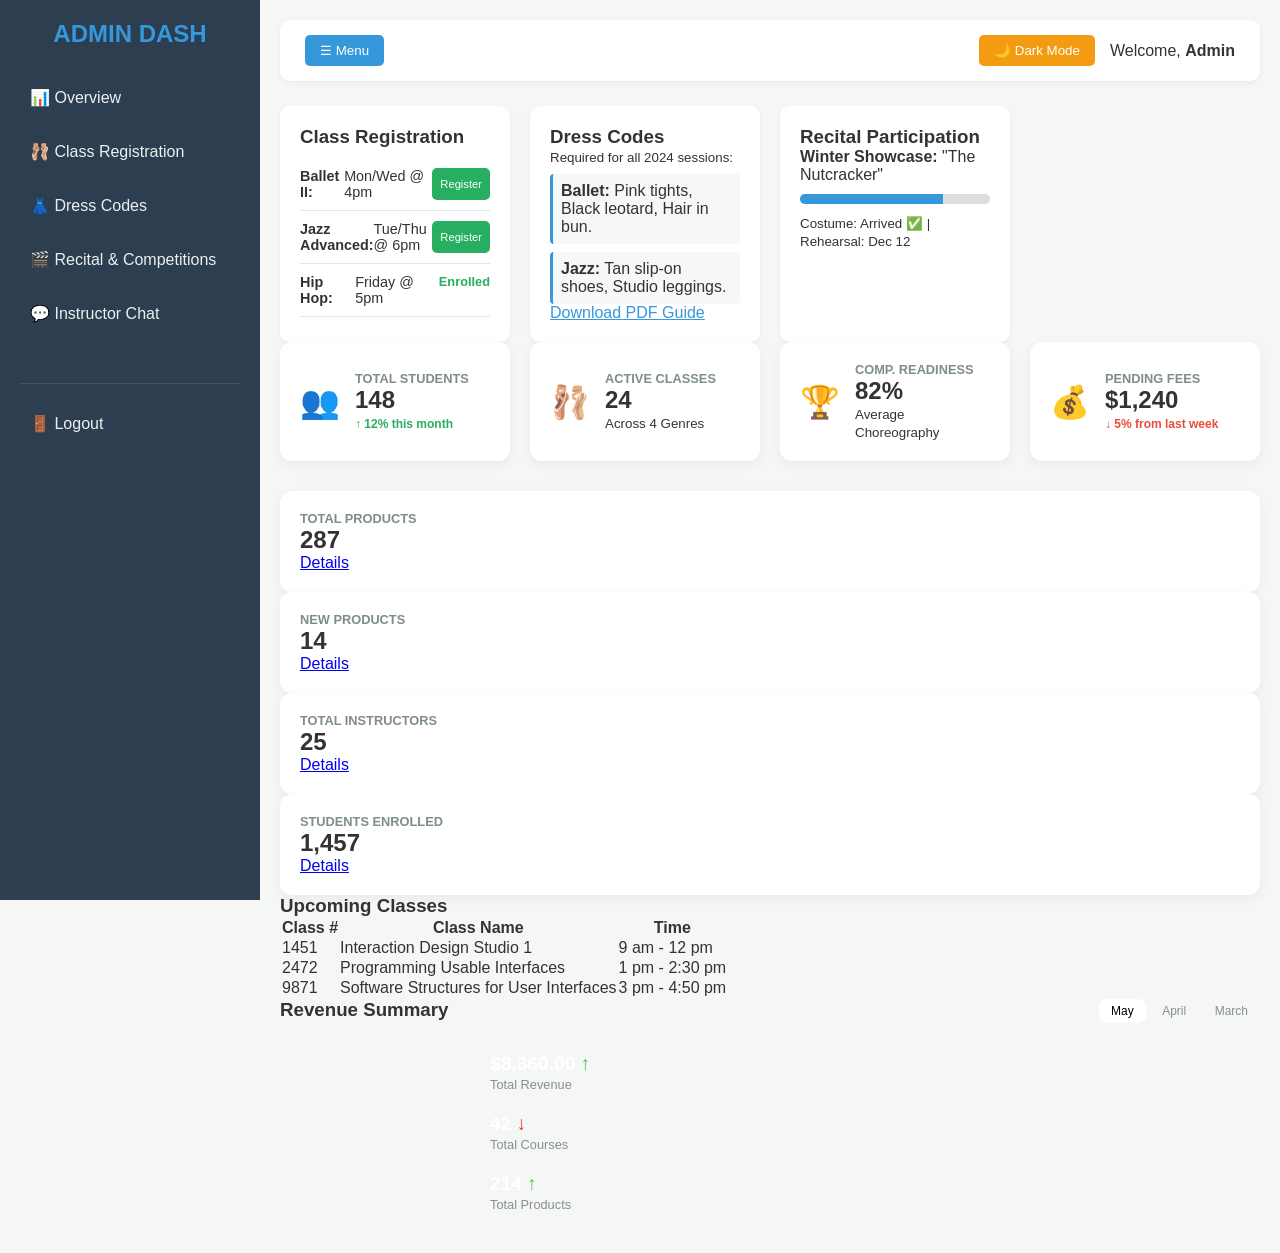
<file: dashboard.html>
<!DOCTYPE html>
<html lang="en">
<head>
    <meta charset="UTF-8">
    <meta name="viewport" content="width=device-width, initial-scale=1.0">
    <title>Pro Admin Dashboard</title>
    <link rel="stylesheet" href="admin.css">
</head>
<body>

    <aside id="sidebar">
        <div class="logo">ADMIN DASH</div>
        <nav>
    <ul>
        <li><a href="#">📊 Overview</a></li>
        <li><a href="#classes">🩰 Class Registration</a></li>
        <li><a href="#dress-code">👗 Dress Codes</a></li>
        <li><a href="#recital">🎬 Recital & Competitions</a></li>
        <li><a href="#">💬 Instructor Chat</a></li>
        <li class="logout"><a href="#">🚪 Logout</a></li>
    </ul>
</nav>

    </aside>

    <main id="main-content">
        <header>
            <button id="menu-toggle">☰ Menu</button>
            <div class="controls">
                <button id="theme-toggle">🌙 Dark Mode</button>
                <span>Welcome, <strong>Admin</strong></span>
            </div>
        </header>

        <!-- Dance Studio Specific Sections -->
<section class="dashboard-grid" style="margin-top: 20px;">
    
    <!-- Class Registration -->
    <div class="card" id="classes">
        <h3>Class Registration</h3>
        <ul class="dance-list">
            <li><strong>Ballet II:</strong> Mon/Wed @ 4pm <button class="btn-sm">Register</button></li>
            <li><strong>Jazz Advanced:</strong> Tue/Thu @ 6pm <button class="btn-sm">Register</button></li>
            <li><strong>Hip Hop:</strong> Friday @ 5pm <span class="status-tag">Enrolled</span></li>
        </ul>
    </div>

    <!-- Dress Codes -->
    <div class="card" id="dress-code">
        <h3>Dress Codes</h3>
        <p><small>Required for all 2024 sessions:</small></p>
        <div class="code-item"><strong>Ballet:</strong> Pink tights, Black leotard, Hair in bun.</div>
        <div class="code-item"><strong>Jazz:</strong> Tan slip-on shoes, Studio leggings.</div>
        <a href="#" style="color: var(--primary);">Download PDF Guide</a>
    </div>

    <!-- Recital & Competition Tracker -->
    <div class="card" id="recital">
        <h3>Recital Participation</h3>
        <div class="participation-tracker">
            <p><strong>Winter Showcase:</strong> "The Nutcracker"</p>
            <div class="progress-bar"><div class="progress" style="width: 75%;"></div></div>
            <p><small>Costume: Arrived ✅ | Rehearsal: Dec 12</small></p>
        </div>
    </div>
</section>
<section class="stats-overview">
    <div class="stat-card">
        <span class="icon">👥</span>
        <div>
            <h4>Total Students</h4>
            <p>148</p>
            <small class="trend up">↑ 12% this month</small>
        </div>
    </div>
    <div class="stat-card">
        <span class="icon">🩰</span>
        <div>
            <h4>Active Classes</h4>
            <p>24</p>
            <small>Across 4 Genres</small>
        </div>
    </div>
    <div class="stat-card">
        <span class="icon">🏆</span>
        <div>
            <h4>Comp. Readiness</h4>
            <p>82%</p>
            <small>Average Choreography</small>
        </div>
    </div>
    <div class="stat-card">
        <span class="icon">💰</span>
        <div>
            <h4>Pending Fees</h4>
            <p>$1,240</p>
            <small class="trend down">↓ 5% from last week</small>
        </div>
    </div>
</section>

<!-- 1. TOP METRICS GRID -->
<section class="stats-grid">
    <div class="stat-card">
        <div class="stat-info">
            <h4>Total Products</h4>
            <p class="stat-number">287</p>
            <a href="#" class="stat-link">Details</a>
        </div>
    </div>
    <div class="stat-card">
        <div class="stat-info">
            <h4>New Products</h4>
            <p class="stat-number">14</p>
            <a href="#" class="stat-link">Details</a>
        </div>
    </div>
    <div class="stat-card">
        <div class="stat-info">
            <h4>Total Instructors</h4>
            <p class="stat-number">25</p>
            <a href="#" class="stat-link">Details</a>
        </div>
    </div>
    <div class="stat-card">
        <div class="stat-info">
            <h4>Students Enrolled</h4>
            <p class="stat-number">1,457</p>
            <a href="#" class="stat-link">Details</a>
        </div>
    </div>
</section>

<!-- 2. UPCOMING CLASSES TABLE -->
<section class="dashboard-main-row">
    <div class="glass-card upcoming-classes">
        <h3>Upcoming Classes</h3>
        <div class="table-container">
            <table>
                <thead>
                    <tr>
                        <th>Class #</th>
                        <th>Class Name</th>
                        <th>Time</th>
                    </tr>
                </thead>
                <tbody>
                    <tr>
                        <td class="id-cell">1451</td>
                        <td>Interaction Design Studio 1</td>
                        <td>9 am - 12 pm</td>
                    </tr>
                    <tr>
                        <td class="id-cell">2472</td>
                        <td>Programming Usable Interfaces</td>
                        <td>1 pm - 2:30 pm</td>
                    </tr>
                    <tr>
                        <td class="id-cell">9871</td>
                        <td>Software Structures for User Interfaces</td>
                        <td>3 pm - 4:50 pm</td>
                    </tr>
                </tbody>
            </table>
        </div>
    </div>
</section>



<!-- 1. REVENUE SUMMARY CARD -->
<div class="glass-card revenue-summary">
    <div class="card-header">
        <h3>Revenue Summary</h3>
        <div class="date-selector">
            <button class="active">May</button>
            <button>April</button>
            <button>March</button>
        </div>
    </div>

    <div class="revenue-content">
        <!-- Donut Chart -->
        <div class="donut-container">
            <canvas id="revenueChart"></canvas>
        </div>

        <!-- Metric Details -->
        <div class="revenue-metrics">
            <div class="metric-item">
                <span class="value">$8,360.00 <i class="trend-up">↑</i></span>
                <span class="label">Total Revenue</span>
            </div>
            <div class="metric-item">
                <span class="value">42 <i class="trend-down">↓</i></span>
                <span class="label">Total Courses</span>
            </div>
            <div class="metric-item">
                <span class="value">214 <i class="trend-up">↑</i></span>
                <span class="label">Total Products</span>
            </div>
        </div>
    </div>
</div>



 
      </main>
      
   <script src="admin.js"></script>

   
    </body>
   
    </html>
</file>
<file: admin.css>
:root {
            --bg-body: #f4f7f6;
            --bg-sidebar: #2c3e50;
            --bg-card: #ffffff;
            --text-main: #333333;
            --text-muted: #7f8c8d;
            --primary: #3498db;
            --sidebar-width: 260px;
            --transition: all 0.3s ease;
        }

        [data-theme="dark"] {
            --bg-body: #121212;
            --bg-sidebar: #1e1e1e;
            --bg-card: #1e1e1e;
            --text-main: #e0e0e0;
            --text-muted: #a0a0a0;
            --primary: #bb86fc;
        }

        
        * { margin: 0; padding: 0; box-sizing: border-box; font-family: 'Segoe UI', Tahoma, Geneva, Verdana, sans-serif; }
        body { background-color: var(--bg-body); color: var(--text-main); transition: var(--transition); display: flex; min-height: 100vh; overflow-x: hidden; }

        aside {
            width: var(--sidebar-width);
            background: var(--bg-sidebar);
            color: white;
            height: 100vh;
            position: fixed;
            left: 0;
            top: 0;
            transition: var(--transition);
            z-index: 1000;
            padding: 20px;
        }

        aside.collapsed { left: calc(var(--sidebar-width) * -1); }
        .logo { font-size: 1.5rem; font-weight: bold; margin-bottom: 30px; text-align: center; color: var(--primary); }
        
        nav ul { list-style: none; }
        nav ul li { margin-bottom: 15px; }
        nav ul li a { color: #ecf0f1; text-decoration: none; display: block; padding: 10px; border-radius: 5px; transition: 0.2s; }
        nav ul li a:hover { background: rgba(255,255,255,0.1); }
        .logout { margin-top: 50px; border-top: 1px solid rgba(255,255,255,0.1); padding-top: 20px; }

       
        main {
            flex: 1;
            margin-left: var(--sidebar-width);
            transition: var(--transition);
            padding: 20px;
            width: 100%;
        }
        main.expanded { margin-left: 0; }

        header {
            display: flex;
            justify-content: space-between;
            align-items: center;
            background: var(--bg-card);
            padding: 15px 25px;
            border-radius: 10px;
            margin-bottom: 25px;
            box-shadow: 0 2px 5px rgba(0,0,0,0.05);
        }

        .controls { display: flex; gap: 15px; align-items: center; }
        button { cursor: pointer; border: none; padding: 8px 15px; border-radius: 5px; background: var(--primary); color: white; transition: 0.3s; }
        #theme-toggle { background: #f39c12; }

       
        .dashboard-grid { 
            display: grid; 
            gap: 20px; 
            grid-template-columns: 1fr; 
        }

        .card { background: var(--bg-card); padding: 20px; border-radius: 10px; box-shadow: 0 2px 5px rgba(0,0,0,0.05); min-height: 150px; }
       .dance-list { list-style: none; margin-top: 10px; }
.dance-list li { 
    display: flex; justify-content: space-between; 
    padding: 10px 0; border-bottom: 1px solid rgba(0,0,0,0.1);
    font-size: 0.9rem;
}
.btn-sm { font-size: 0.7rem; padding: 4px 8px; background: #27ae60; }
.status-tag { color: #27ae60; font-weight: bold; font-size: 0.8rem; }

.code-item { 
    background: rgba(0,0,0,0.03); padding: 8px; 
    margin-top: 8px; border-radius: 4px; border-left: 3px solid var(--primary);
}

.progress-bar { 
    background: #ddd; height: 10px; border-radius: 5px; 
    margin: 10px 0; overflow: hidden; 
}
.progress { background: var(--primary); height: 100%; transition: 0.5s; }
.stats-overview {
    display: grid;
    grid-template-columns: repeat(auto-fit, minmax(200px, 1fr));
    gap: 20px;
    margin-bottom: 30px;
}

.stat-card {
    background: var(--bg-card);
    padding: 20px;
    border-radius: 12px;
    display: flex;
    align-items: center;
    gap: 15px;
    box-shadow: 0 4px 12px rgba(0,0,0,0.05);
}

.stat-card .icon { font-size: 2rem; }
.stat-card h4 { font-size: 0.8rem; color: var(--text-muted); text-transform: uppercase; }
.stat-card p { font-size: 1.5rem; font-weight: bold; }

.trend { font-size: 0.75rem; font-weight: bold; }
.trend.up { color: #27ae60; }
.trend.down { color: #e74c3c; }


@media (max-width: 1024px) {
    .charts-grid { grid-template-columns: 1fr; }
}

        @media (min-width: 640px) { 
            .dashboard-grid { grid-template-columns: repeat(2, 1fr); }
        }

        @media (min-width: 1024px) { 
            .dashboard-grid { grid-template-columns: repeat(3, 1fr); }
        }

        @media (max-width: 1024px) { 
            aside { left: calc(var(--sidebar-width) * -1); }
            main { margin-left: 0; }
            aside.active { left: 0; }
        }

        @media (min-width: 1280px) { 
            .dashboard-grid { grid-template-columns: repeat(4, 1fr); }
        }
       


        
/* --- Revenue Summary Specific CSS --- */
.revenue-summary {
    flex: 1;
    min-width: 350px;
}

.card-header {
    display: flex;
    justify-content: space-between;
    margin-bottom: 30px;
}

.date-selector button {
    background: rgba(255,255,255,0.05);
    border: none; color: #8a8d93;
    padding: 5px 12px; border-radius: 8px;
    font-size: 0.75rem; cursor: pointer;
}
.date-selector button.active { background: #fff; color: #000; }

.revenue-content {
    display: flex;
    align-items: center;
    gap: 30px;
}

.donut-container { width: 180px; height: 180px; }

.metric-item { margin-bottom: 20px; }
.metric-item .value { display: block; font-size: 1.2rem; font-weight: 600; color: #fff; }
.metric-item .label { font-size: 0.8rem; color: #8a8d93; }

.trend-up { color: #4cd137; font-style: normal; }
.trend-down { color: #e84118; font-style: normal; }

/* Responsive Snap */
@media (max-width: 1024px) {
    .revenue-content { flex-direction: column; text-align: center; }
}
</file>
